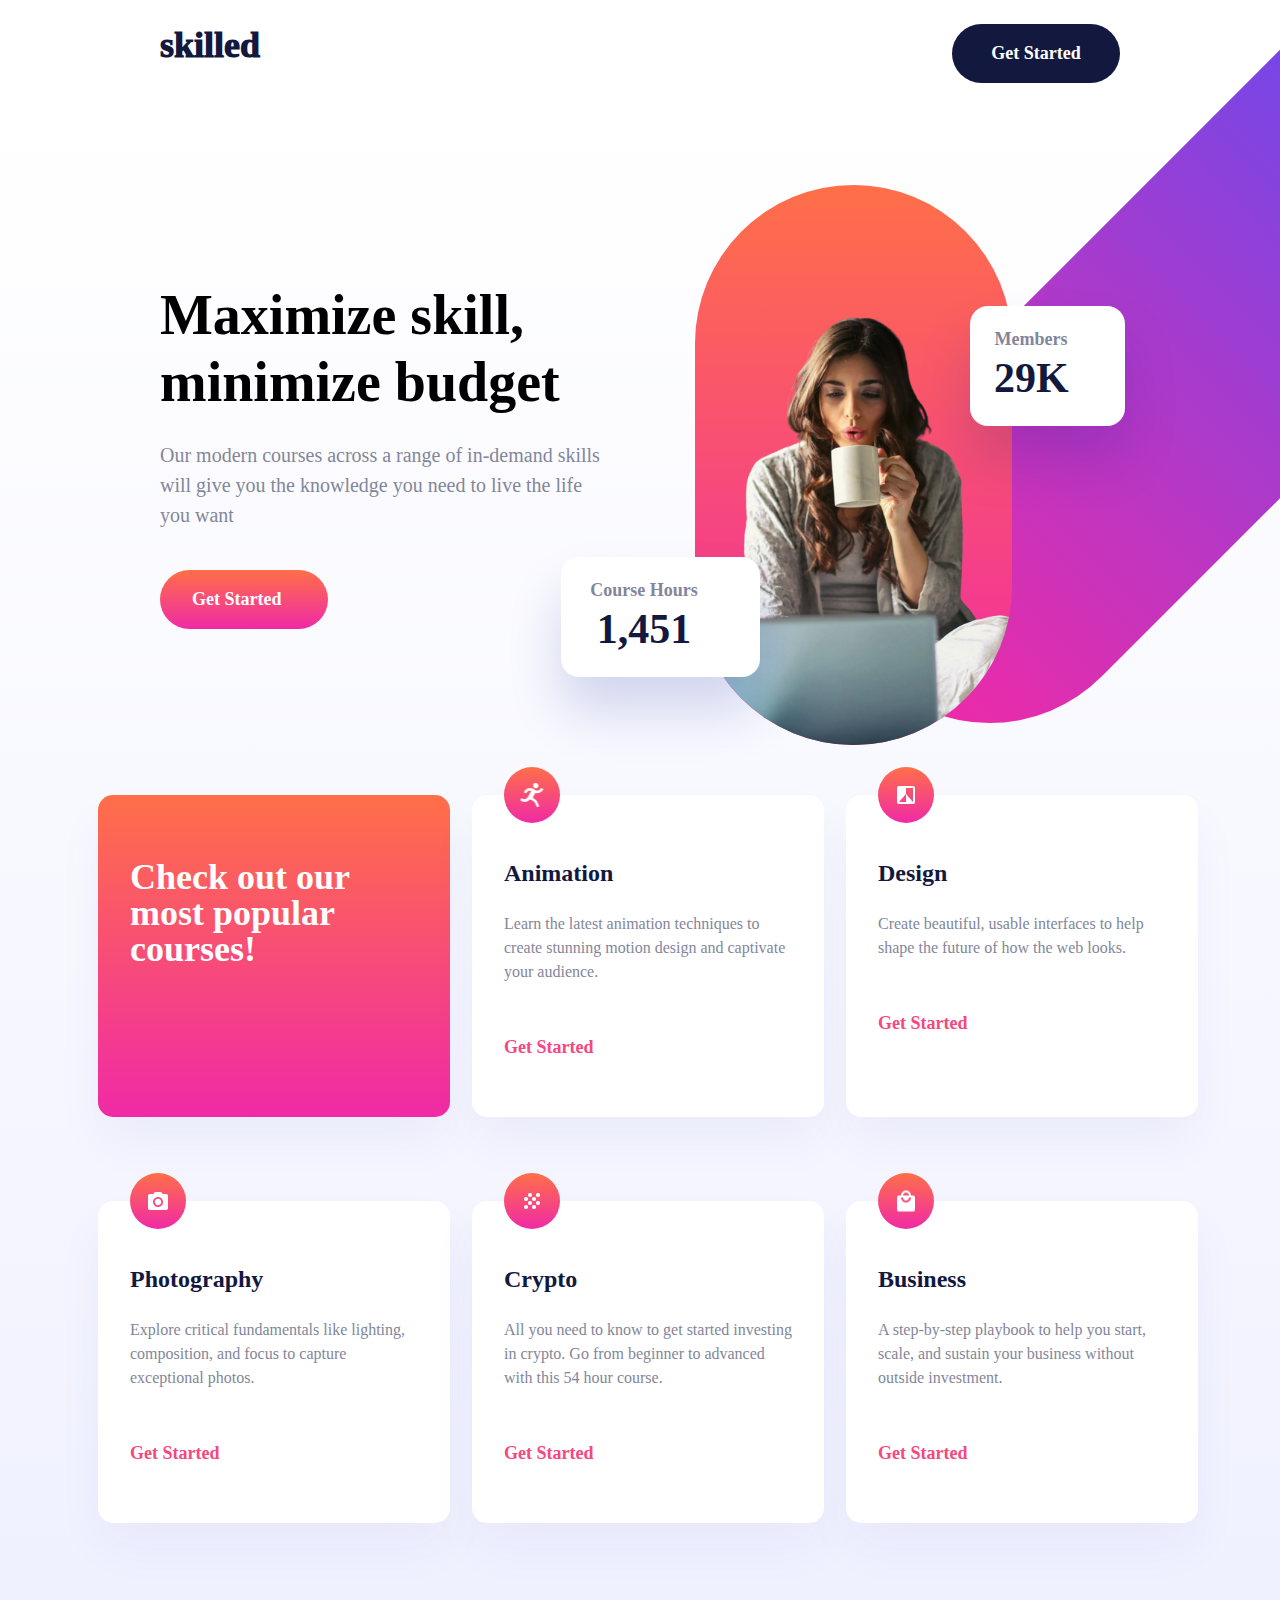
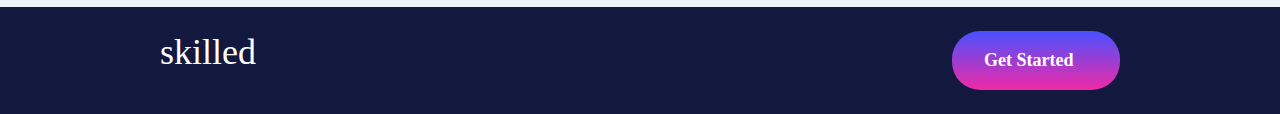
<file: homework-14(1)(Ana.Kurtiashvili)/index.html>
<!DOCTYPE html>
<html lang="en">
<head>
    <meta charset="UTF-8">
    <meta name="viewport" content="width=device-width, initial-scale=1.0">
    <title>SKILLED</title>
    <link rel="stylesheet" href="../homework-14(1)(Ana.Kurtiashvili)/style.css">
</head>
<body>
    <header>
        <nav>
            <a class="logo" href="logo">skilled</a>
            <a class="get-started-icon" href="get-started-icon">Get Started</a>
        </nav>
    </header>

    <main>
        <section class="hero-section">
            <div class="hero-text"> 
                <h1>Maximize skill, minimize budget</h1>
                <p>Our modern courses across a range of in-demand skills will give you the knowledge you need to live the life you want</p>
                <a class="hero-started-icon" href="hero-started-icon">Get Started</a>
            </div>
            <!-- picture and forms on the right side of the web page -->
            <div class="right-side">
                <div class="forms">
                    <div class="purple-shape"></div>
                    <div class="pink-shape">
                        <img class="image" src="./b02105bad37dd4b17199b57f85e956322a7eb89e.png" alt="hero image">
                    </div>
                </div>
                <div class="members">
                    <h2>Members</h2>
                    <p>29K</p>
                </div>
                <div class="course-hours">
                    <h2>Course Hours</h2>
                    <p>1,451</p>
                </div>
            </div>
        </section>

        <!-- popular courses section second container-->
         <section class="courses">
            <div class="course-box">
                <h2>Check out our most popular courses!</h2>
            </div>
            <div class="course-box">
                <span class="course-image">
                    <img src="./images/1.png">
                </span>
                <h3>Animation</h3>
                <p>Learn the latest animation techniques to create stunning motion design and captivate your audience.</p>
                <a class="course-started" href="get-started">Get Started</a>
            </div>
            <div class="course-box">
                 <span class="course-image">
                    <img src="./images/2.png">
                 </span>
                <h3>Design</h3>
                <p>Create beautiful, usable interfaces to help shape the future of how the web looks.</p>
                <a class="course-started" href="get-started">Get Started</a>
            </div>
            <div class="course-box">
                 <span class="course-image">
                    <img src="./images/3.png">
                 </span>
                <h3>Photography</h3>
                <p>Explore critical fundamentals like lighting, composition, and focus to capture exceptional photos.</p>
                <a class="course-started" href="get-started">Get Started</a>
            </div>
            <div class="course-box">
                 <span class="course-image">
                    <img src="./images/4.png">
                 </span>
                <h3>Crypto</h3>
                <p>All you need to know to get started investing in crypto. Go from beginner to advanced with this 54 hour course.</p>
                <a class="course-started" href="get-started">Get Started</a>
            </div>
            <div class="course-box">
                 <span class="course-image">
                    <img src="./images/5.png">
                 </span>
                <h3>Business</h3>
                <p>A step-by-step playbook to help you start, scale, and sustain your business without outside investment.</p>
                <a class="course-started" href="get-started">Get Started</a>
            </div>
         </section>
    </main>

    <footer>
        <a class="footer-logo" href="logo">skilled</a>
        <a class="footer-get-started-icon" href="footer-get-started-icon">Get Started</a>
    </footer>    
</body>
</html>
</file>
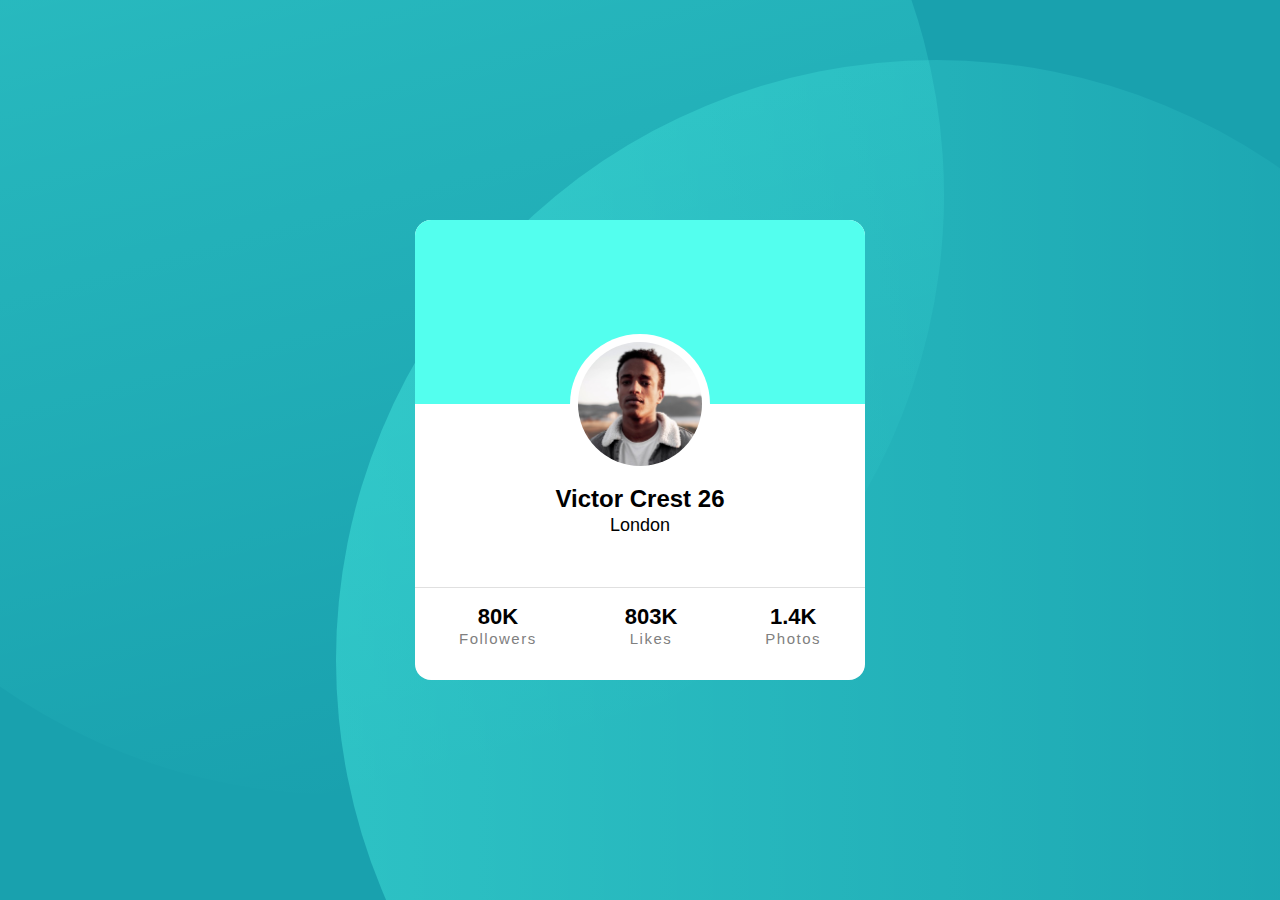
<file: Homework-14(Ana.Kurtiashvili)/index.html>
<!DOCTYPE html>
<html lang="en">
<head>
    <meta charset="UTF-8">
    <meta name="viewport" content="width=device-width, initial-scale=1.0">
    <title>Profile-card</title>
    <link rel="stylesheet" href="./style.css">
</head>
<body>
    <section class="box">
        <div class="circle-one">
    
        </div>
    
    
        <div class="circle-two">
    
        </div>
    </section>

      <div class="card">
            <div class="background-image">
                <figure class="profile-image">
                    <img src="../b96b98561b5d5718eec9efcca512d29731547060.png" alt="profile-pictute">
                </figure>
            </div>
            <div class="profile-content">
                <h2>Victor Crest 26</h2>
                <p>London</p>
            </div>    

            <div class="profile-stats">
                <div class="stat">
                    <h3>80K</h3>
                    <p>Followers</p>
                </div>
                <div class="stat">
                    <h3>803K</h3>
                    <p>Likes</p>
                </div>
                <div class="stat">
                    <h3>1.4K</h3>
                    <p>Photos</p>
                </div>
            </div>
        </div>
</body>
</html>
</file>
<file: homework-14(1)(Ana.Kurtiashvili)/style.css>
* {
  margin: 0;
  padding: 0;
  box-sizing: border-box;
}

html,
body {
  overflow-x: hidden;
}

body {
  position: relative;
  font-family: "Plus Jakarta Sans";
}

nav {
  display: block;
  height: 59px;
  max-width: 1120px;
  margin: 24px 160px 24px 160px;
}

.logo {
  width: 111px;
  height: 28px;
  color: rgba(19, 24, 63, 1);
  text-decoration: none;
  display: inline-block;
  font-weight: 1000;
  font-size: 36px;
}

.get-started-icon {
  text-decoration: none;
  width: 168px;
  height: 59px;
  background-color: rgba(19, 24, 63, 1);
  color: white;
  padding: 16px 32px;
  display: inline-block;
  font-weight: 700;
  font-size: 18px;
  line-height: 150%;
  letter-spacing: 0px;
  border-radius: 30px;
  margin-left: 841px;
  text-align: center;
  position: absolute;
  right: 160px;
  top: 24px;
}

.hero-section {
  width: 100%;
  height: 688px;
  display: block;
  margin: 0 auto;
  position: relative;
}

.hero-text {
  display: inline-block;
  width: 544px;
  margin: 174.5px 0 0 160px;
  display: inline-block;
}

.hero-text h1 {
  display: block;
  font-weight: 800;
  font-size: 56px;
  line-height: 120%;
  width: 457px;
}

.hero-text p {
  display: block;
  font-weight: 500;
  font-size: 20px;
  line-height: 150%;
  width: 457px;
  color: rgba(131, 134, 154, 1);
  margin-top: 24px;
}

.hero-started-icon {
  display: inline-block;
  text-decoration: none;
  width: 168px;
  height: 59px;
  color: white;
  background: linear-gradient(180deg, #ff6f48 0%, #f02aa6 100%);
  padding: 16px 32px;
  font-weight: 700;
  font-size: 18px;
  line-height: 150%;
  letter-spacing: 0px;
  border-radius: 30px;
  margin-top: 40px;
}

main {
  display: block;
  margin: 0 auto;
  position: relative;
  background: linear-gradient(180deg, #ffffff 0%, #f0f1ff 100%);
  position: relative;
  z-index: -9;
}

.purple-shape {
  display: inline-block;
  width: 317px;
  height: 1007px;
  border-radius: 158.5px;
  background: linear-gradient(180deg, #4851ff 0%, #f02aa6 100%);
  transform: rotate(45deg);
  position: absolute;
  top: -290px;
  left: 84%;
  z-index: -5;
}

.pink-shape {
  display: inline-block;
  width: 317px;
  height: 560px;
  border-radius: 158.5px;
  background: linear-gradient(180deg, #ff6f48 0%, #f02aa6 100%);
  position: absolute;
  right: 268px;
  bottom: 50px;
  z-index: -4;
}

.pink-shape .image {
  border-radius: 158.5px;
  position: absolute;
  bottom: 0px;
  width: 317px;
}

.members {
  text-align: center;
  display: inline-block;
  width: 155px;
  height: 120px;
  background-color: rgba(255, 255, 255, 1);
  box-shadow: 0px 34px 54px 0px rgba(6, 22, 141, 0.1589);
  border-radius: 18px;
  position: absolute;
  top: 199px;
  right: 155px;
  padding: 20px 57px 19px 24px;
}

.members h2 {
  font-weight: 700;
  font-size: 18px;
  line-height: 150%;
  letter-spacing: 0px;
  color: rgba(131, 134, 154, 1);
}

.members p {
  font-weight: 800;
  font-size: 42px;
  line-height: 120%;
  letter-spacing: 0px;
  color: rgba(19, 24, 63, 1);
}

.course-hours {
  text-align: center;
  display: inline-block;
  width: 199px;
  height: 120px;
  background-color: rgba(255, 255, 255, 1);
  box-shadow: 0px 34px 54px 0px rgba(6, 22, 141, 0.1589);
  border-radius: 18px;
  position: absolute;
  padding: 20px 57px 19px 24px;
  top: 450px;
  right: 520px;
}

.course-hours h2 {
  font-weight: 700;
  font-size: 18px;
  line-height: 150%;
  letter-spacing: 0px;
  color: rgba(131, 134, 154, 1);
}

.course-hours p {
  font-weight: 800;
  font-size: 42px;
  line-height: 120%;
  letter-spacing: 0px;
  color: rgba(19, 24, 63, 1);
}

.courses {
  display: block;
  max-width: 1120px;
  opacity: 1;
  margin: 0 auto;
}

.course-box {
  display: inline-block;
  width: 352px;
  height: 322px;
  border-radius: 15px;
  background-color: rgba(255, 255, 255, 1);
  margin-bottom: 84px;
  margin-left: 18px;
  vertical-align: top;
  padding: 64px 32px 40px 32px;
  box-shadow: 0px 25px 50px 0px rgba(6, 22, 141, 0.0442);
  position: relative;
}

.course-box:first-child {
  background: linear-gradient(180deg, #ff6f48 0%, #f02aa6 100%);
  color: white;
  font-weight: 800;
  font-size: 24px;
  line-height: 120%;
  letter-spacing: 0px;
  text-align: left;
  padding: 64px 32px 144px 32px;
  line-height: 150%;
}

.course-box h3 {
  font-weight: 800;
  font-size: 24px;
  line-height: 120%;
  letter-spacing: 0px;
  color: rgba(19, 24, 63, 1);
  text-align: left;
}

.course-box p {
  font-weight: 500;
  font-size: 16px;
  line-height: 150%;
  letter-spacing: 0px;
  color: rgba(131, 134, 154, 1);
  margin-top: 24px;
}

.course-box a {
  display: inline-block;
  text-decoration: none;
  font-weight: 700;
  font-size: 18px;
  line-height: 150%;
  letter-spacing: 0px;
  color: rgba(247, 71, 128, 1);
  margin-top: 50px;
}

.course-image {
  position: absolute;
  background: linear-gradient(180deg, #ff6f48 0%, #f02aa6 100%);
  width: 56px;
  height: 56px;
  border-radius: 50%;
  top: -28px;
  display: inline-block;
  text-align: center;
}

.course-image img {
  max-width: 100%;
  max-height: 100%;
  position: absolute;
  top: 50%;
  left: 50%;
  transform: translate(-50%, -50%);
}

footer {
  position: relative;
  display: block;
  width: 100%;
  height: 107px;
  padding: 24px 160px;
  background-color: rgba(19, 24, 63, 1);
}

.footer-logo {
  position: relative;
  text-decoration: none;
  color: rgba(255, 255, 255, 1);
  font-size: 36px;
  display: inline-block;
}

.footer-get-started-icon {
  position: relative;
  display: inline-block;
  text-decoration: none;
  width: 168px;
  height: 59px;
  background: linear-gradient(180deg, #4851ff 0%, #f02aa6 100%);
  color: white;
  border-radius: 28px;
  padding: 16px 32px;
  font-weight: 700;
  font-size: 18px;
  line-height: 150%;
  letter-spacing: 0px;
  position: absolute;
  right: 160px;
  margin-left: 841px;
  bottom: 24px;
}
</file>
<file: Homework-14(Ana.Kurtiashvili)/style.css>
* {
  margin: 0;
  padding: 0;
  box-sizing: border-box;
}

body {
     width: 100vw;
  min-height: 100vh;
  position: relative;
  overflow-x: hidden;
  background: rgb(25, 161, 174);
  font-family: sans-serif;
}

.box {
       position: absolute;
  inset: 0;
  overflow: hidden;
  z-index: 0;
}

.circle-one,
.circle-two {
  position: absolute;
  width: 1200px;
  height: 1200px;
  border-radius: 50%;
  background: linear-gradient(
    180deg,
    rgba(9, 137, 180, 0.0001) 0.78%,
    #53ffee 99.94%
  );
  opacity: 0.35;
}
.circle-one {
     top: -45%;
  left: -20%;
  transform: rotate(165deg);
}

.circle-two {
   bottom: -40%;
  right: -20%;
  transform: rotate(90deg);
}

.card {
     position: absolute;
  top: 50%;
  left: 50%;
  transform: translate(-50%, -50%);
  width: min(90%, 450px);
  height: 460px;
  background: #fff;
  border-radius: 16px;
  overflow: hidden;
  z-index: 1;
}

.background-image {
    position: relative;
  width: 100%;
  height: 40%;
  background: rgb(83, 255, 238);
}    


.profile-image img {
     position: absolute;
  bottom: -70px;
  left: 50%;
  transform: translateX(-50%);
  width: 140px;
  height: 140px;
  border-radius: 50%;
  background: #fff;
  padding: 8px;

}

.profile-content {
    text-align: center;
    }

.profile-content h2 {
font-weight: 700;
font-style: bold;
font-size: 24px;
line-height: 125%;
letter-spacing: 0px;
text-align: center;
 margin-top: 80px;
}

.profile-content p {
  
font-weight: 400;
font-style: normal;
font-size: 18px;
line-height: 125%;
letter-spacing: 0px;
text-align: center;

}


.profile-stats {
    display: flex;
    justify-content: space-around;
    margin-top: 50px;
    border-top: 1px solid #e0e0e0;
    color: #000000;
}


.stat {
  padding: 15px;
}
.stat h3 {
font-weight: 700;
font-style: bold;
font-size: 22px;
line-height: 125%;
letter-spacing: 0px;
text-align: center;

}

.stat p {
    color: grey;
font-weight: 400;
font-style: normal;
font-size: 15px;
line-height: 125%;
letter-spacing: 1.5px;
text-align: center;

}

/* Responsive Design, romelic ar maqvs jer naswavli da aim damiwera */

@media (max-width: 768px) {
  .card {
    width: min(90%, 380px);
    height: 440px;
  }

  .circle-one,
  .circle-two {
    width: 900px;
    height: 900px;
  }

  .circle-one {
    top: -55%;
    left: -35%;
  }

  .circle-two {
    bottom: -50%;
    right: -35%;
  }

  .profile-content h2 {
    font-size: 22px;
  }

  .profile-content p {
    font-size: 16px;
  }

  .profile-stats {
    margin-top: 40px;
  }
}

@media (max-width: 375px) {
  .card {
    width: 90%;
    height: auto;
    padding-bottom: 120px;
  }

  .background-image {
    height: 35%;
  }

  .profile-image img {
    width: 120px;
    height: 120px;
    bottom: -60px;
  }

  .profile-content h2 {
    font-size: 20px;
    margin-top: 70px;
  }

  .profile-content p {
    font-size: 15px;
  }

  .profile-stats {
    margin-top: 30px;
  }

  .stat h3 {
    font-size: 18px;
  }

  .stat p {
    font-size: 13px;
  }

  .circle-one,
  .circle-two {
    width: 700px;
    height: 700px;
  }

  .circle-one {
    top: -65%;
    left: -50%;
  }

  .circle-two {
    bottom: -60%;
    right: -50%;
  }
}
</file>
